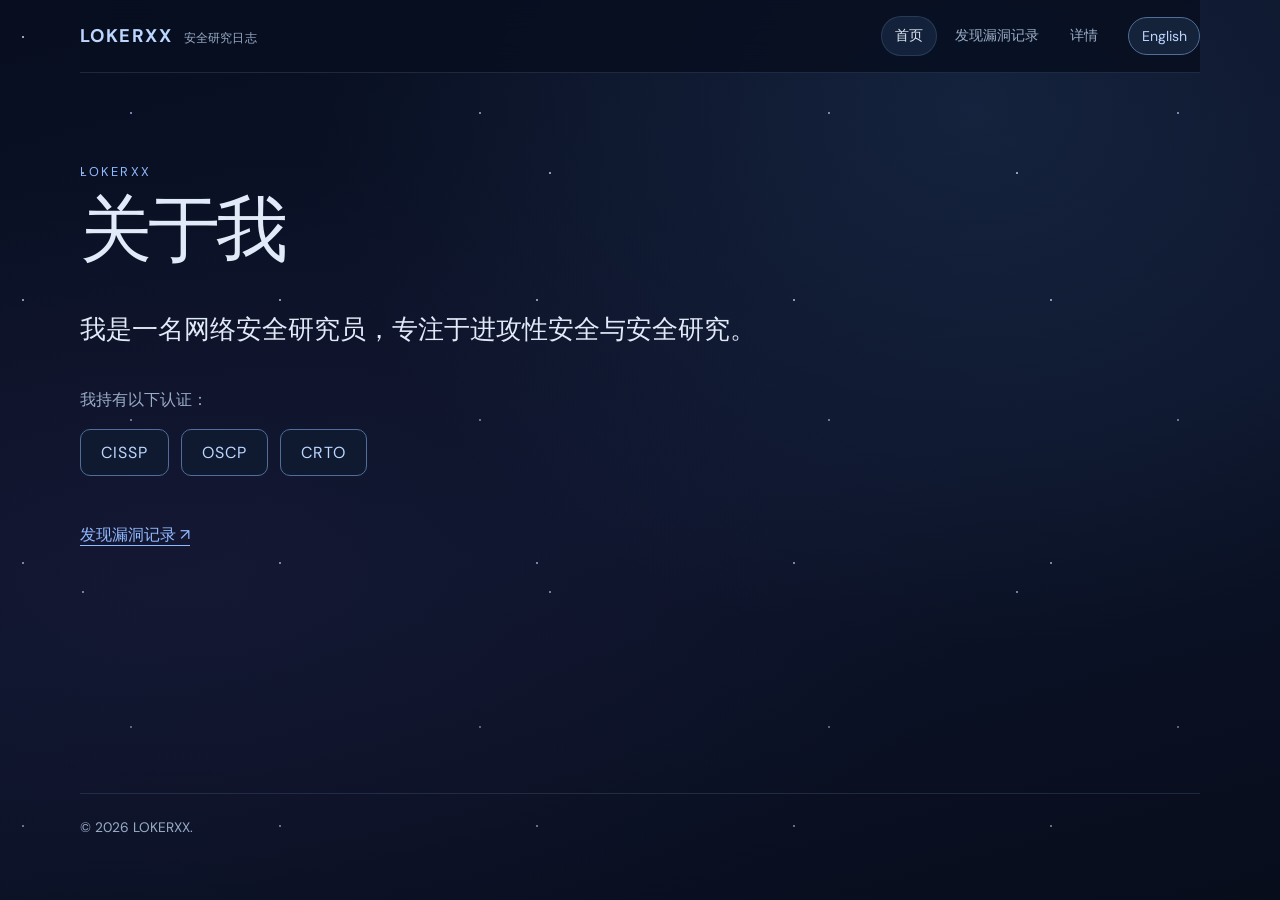
<file: index.html>
<!DOCTYPE html>
<html lang="zh-CN">
  <head>
    <meta charset="UTF-8" />
    <meta name="viewport" content="width=device-width, initial-scale=1.0" />
    <title>LOKERXX | Vulnerability Research</title>
    <meta
      name="description"
      content="Cybersecurity researcher focused on offensive security and security research. Certifications: CISSP, OSCP, CRTO."
    />
    <link rel="preconnect" href="https://fonts.googleapis.com" />
    <link rel="preconnect" href="https://fonts.gstatic.com" crossorigin />
    <link
      href="https://fonts.googleapis.com/css2?family=DM+Sans:wght@400;500;600;700&amp;family=Newsreader:opsz,wght@6..72,400;6..72,500;6..72,600&amp;display=swap"
      rel="stylesheet"
    />
    <link rel="stylesheet" href="styles.css?v=single-dark-20261005" />
    <link rel="stylesheet" href="meteor.css?v=night-detail-20261005" />
  </head>
  <body data-page="home">
    <div class="page-shell">
      <div class="night-sky" aria-hidden="true">
        <div class="star-field"></div>
        <div class="meteor meteor-one"></div>
        <div class="meteor meteor-two"></div>
        <div class="meteor meteor-three"></div>
        <div class="meteor meteor-four"></div>
        <div class="meteor meteor-five"></div>
      </div>

      <header class="topbar">
        <a class="brand" href="index.html">
          <span class="brand-name">LOKERXX</span>
          <span class="brand-tagline" data-i18n="brandTagline">Security research journal</span>
        </a>
        <div class="topbar-tools">
          <nav class="nav">
            <a href="index.html" data-i18n="navHome" aria-current="page">Home</a>
            <a href="records.html" data-i18n="navRecords">发现漏洞记录</a>
            <a href="cve_detail.html#detail-list" data-i18n="navDetails">Details</a>
          </nav>
          <button class="lang-toggle" id="language-toggle" type="button">中文</button>
        </div>
      </header>

      <main>
        <section class="profile-intro" aria-labelledby="profile-title">
          <p class="profile-label">LOKERXX</p>
          <h1 id="profile-title" data-i18n="profileTitle">关于我</h1>
          <p class="profile-summary" data-i18n="profileSummary">我是一名网络安全研究员，专注于进攻性安全与安全研究。</p>
          <p class="certifications-label" data-i18n="profileCertifications">我持有以下认证：</p>
          <ul class="certifications">
            <li>CISSP</li>
            <li>OSCP</li>
            <li>CRTO</li>
          </ul>
          <a class="profile-records-link" href="records.html"><span data-i18n="navRecords">发现漏洞记录</span><span aria-hidden="true"> ↗</span></a>
        </section>
      </main>

      <footer class="footer">
        <p>© <span id="year"></span> LOKERXX.</p>
      </footer>
    </div>

    <script src="script.js?v=credit-field-20261015"></script>
    <script src="meteor.js?v=519c3fd74f6c"></script>
  </body>
</html>
</file>
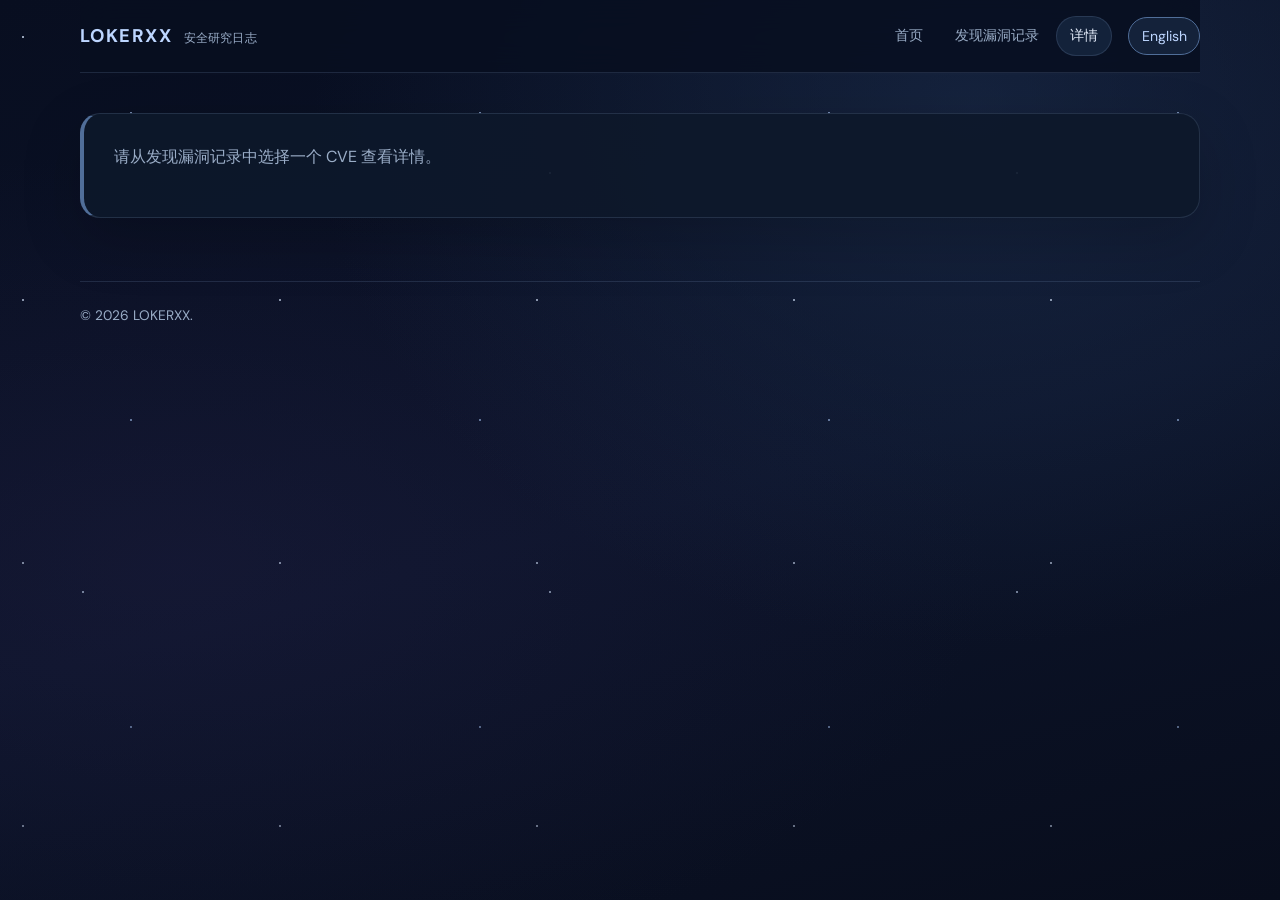
<file: cve_detail.html>
<!DOCTYPE html>
<html lang="zh-CN">
  <head>
    <meta charset="UTF-8" />
    <meta name="viewport" content="width=device-width, initial-scale=1.0" />
    <title>LOKERXX | Vulnerability Detail</title>
    <meta
      name="description"
      content="Vulnerability detail page showing public Apache CVE and CNVD records with source links."
    />
    <link rel="preconnect" href="https://fonts.googleapis.com" />
    <link rel="preconnect" href="https://fonts.gstatic.com" crossorigin />
    <link
      href="https://fonts.googleapis.com/css2?family=DM+Sans:wght@400;500;600;700&amp;family=Newsreader:opsz,wght@6..72,400;6..72,500;6..72,600&amp;display=swap"
      rel="stylesheet"
    />
    <link rel="stylesheet" href="styles.css?v=single-dark-20261005" />
    <link rel="stylesheet" href="meteor.css?v=night-detail-20261005" />
  </head>
  <body data-page="detail">
    <div class="page-shell">
      <div class="night-sky" aria-hidden="true">
        <div class="star-field"></div>
        <div class="meteor meteor-one"></div>
        <div class="meteor meteor-two"></div>
        <div class="meteor meteor-three"></div>
        <div class="meteor meteor-four"></div>
        <div class="meteor meteor-five"></div>
      </div>

      <header class="topbar">
        <a class="brand" href="index.html">
          <span class="brand-name">LOKERXX</span>
          <span class="brand-tagline" data-i18n="brandTagline">Security research journal</span>
        </a>
        <div class="topbar-tools">
          <nav class="nav">
            <a href="index.html" data-i18n="navHome">Home</a>
            <a href="records.html" data-i18n="navRecords">发现漏洞记录</a>
            <a href="#detail-list" data-i18n="navDetails" aria-current="page">Details</a>
          </nav>
          <button class="lang-toggle" id="language-toggle" type="button">中文</button>
        </div>
      </header>

      <main>

        <section id="detail-page" class="section records-section">
          <div class="detail-list" id="detail-list"></div>
        </section>
      </main>

      <footer class="footer">
        <p>© <span id="year"></span> LOKERXX.</p>
      </footer>
    </div>

    <script src="cve-data.js?v=apache-cve-score-20261015"></script>
    <script src="script.js?v=credit-field-20261015"></script>
    <script src="meteor.js?v=519c3fd74f6c"></script>
  </body>
</html>
</file>
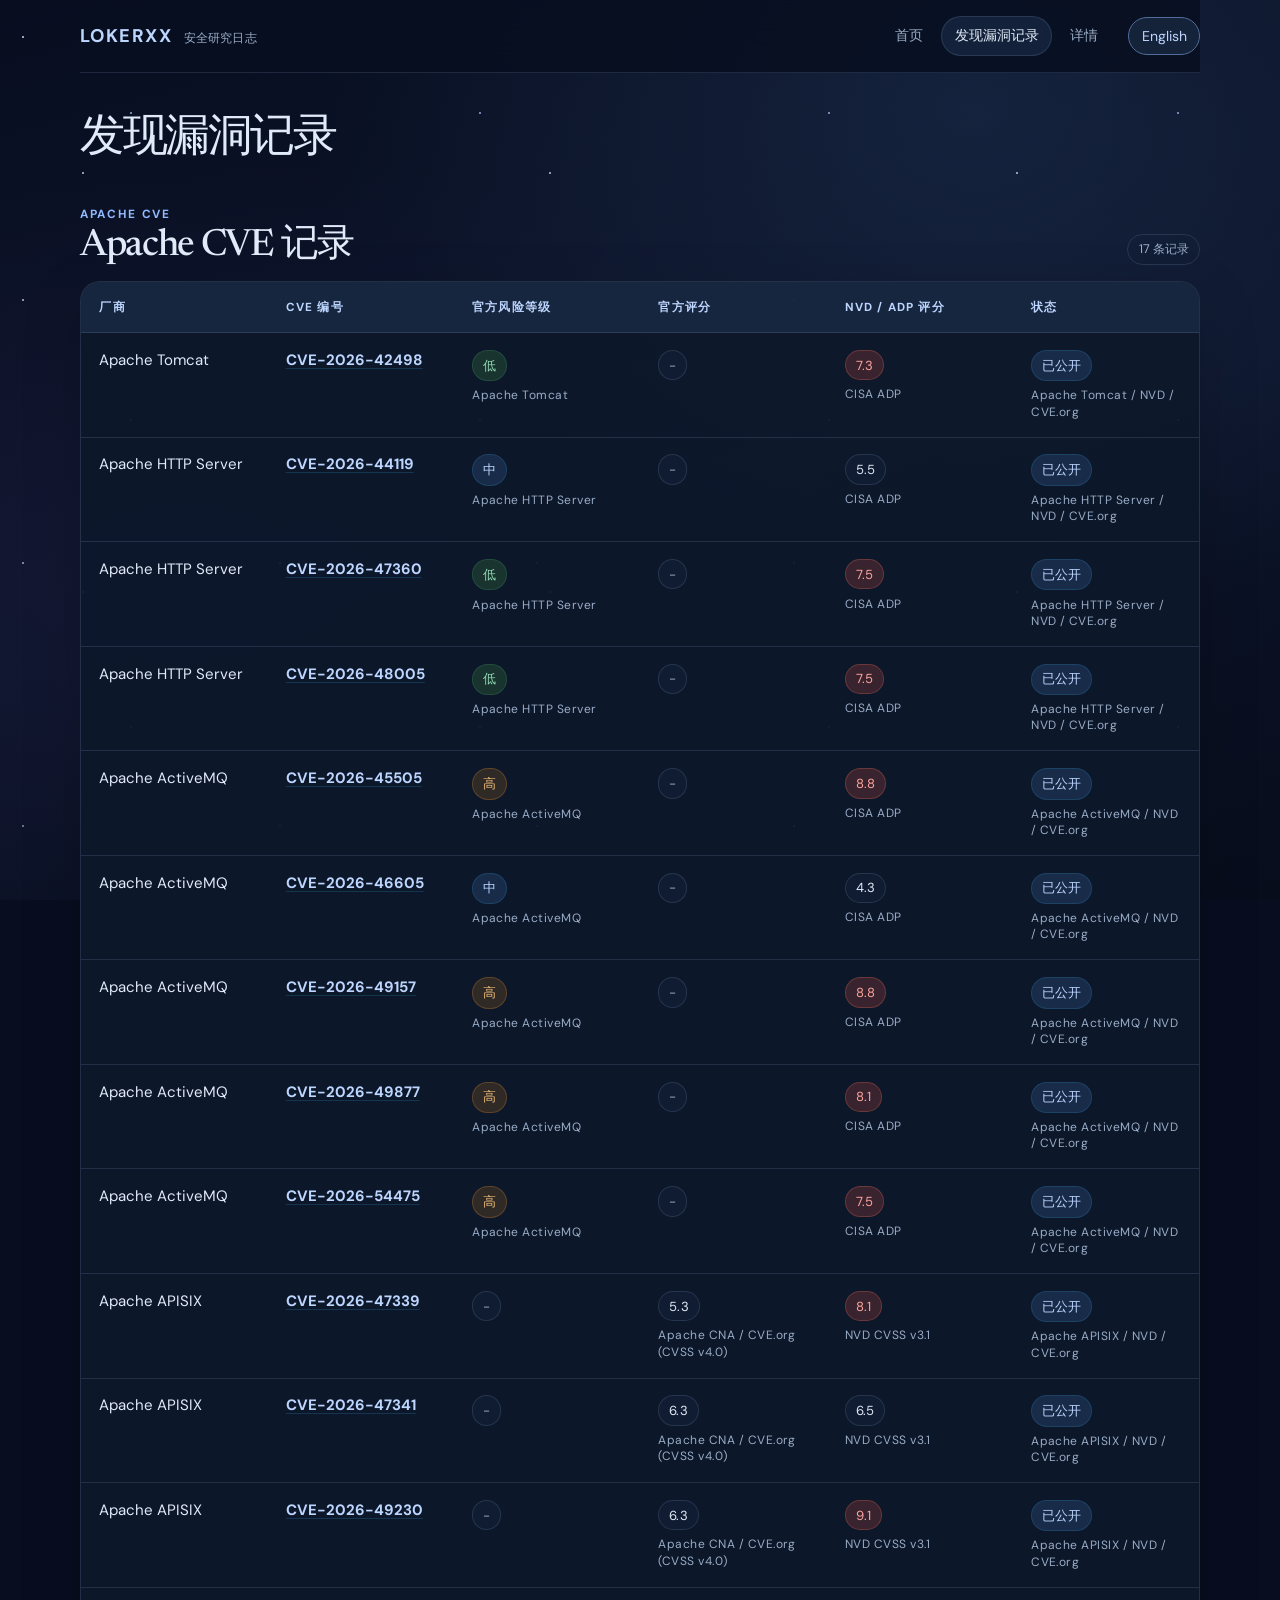
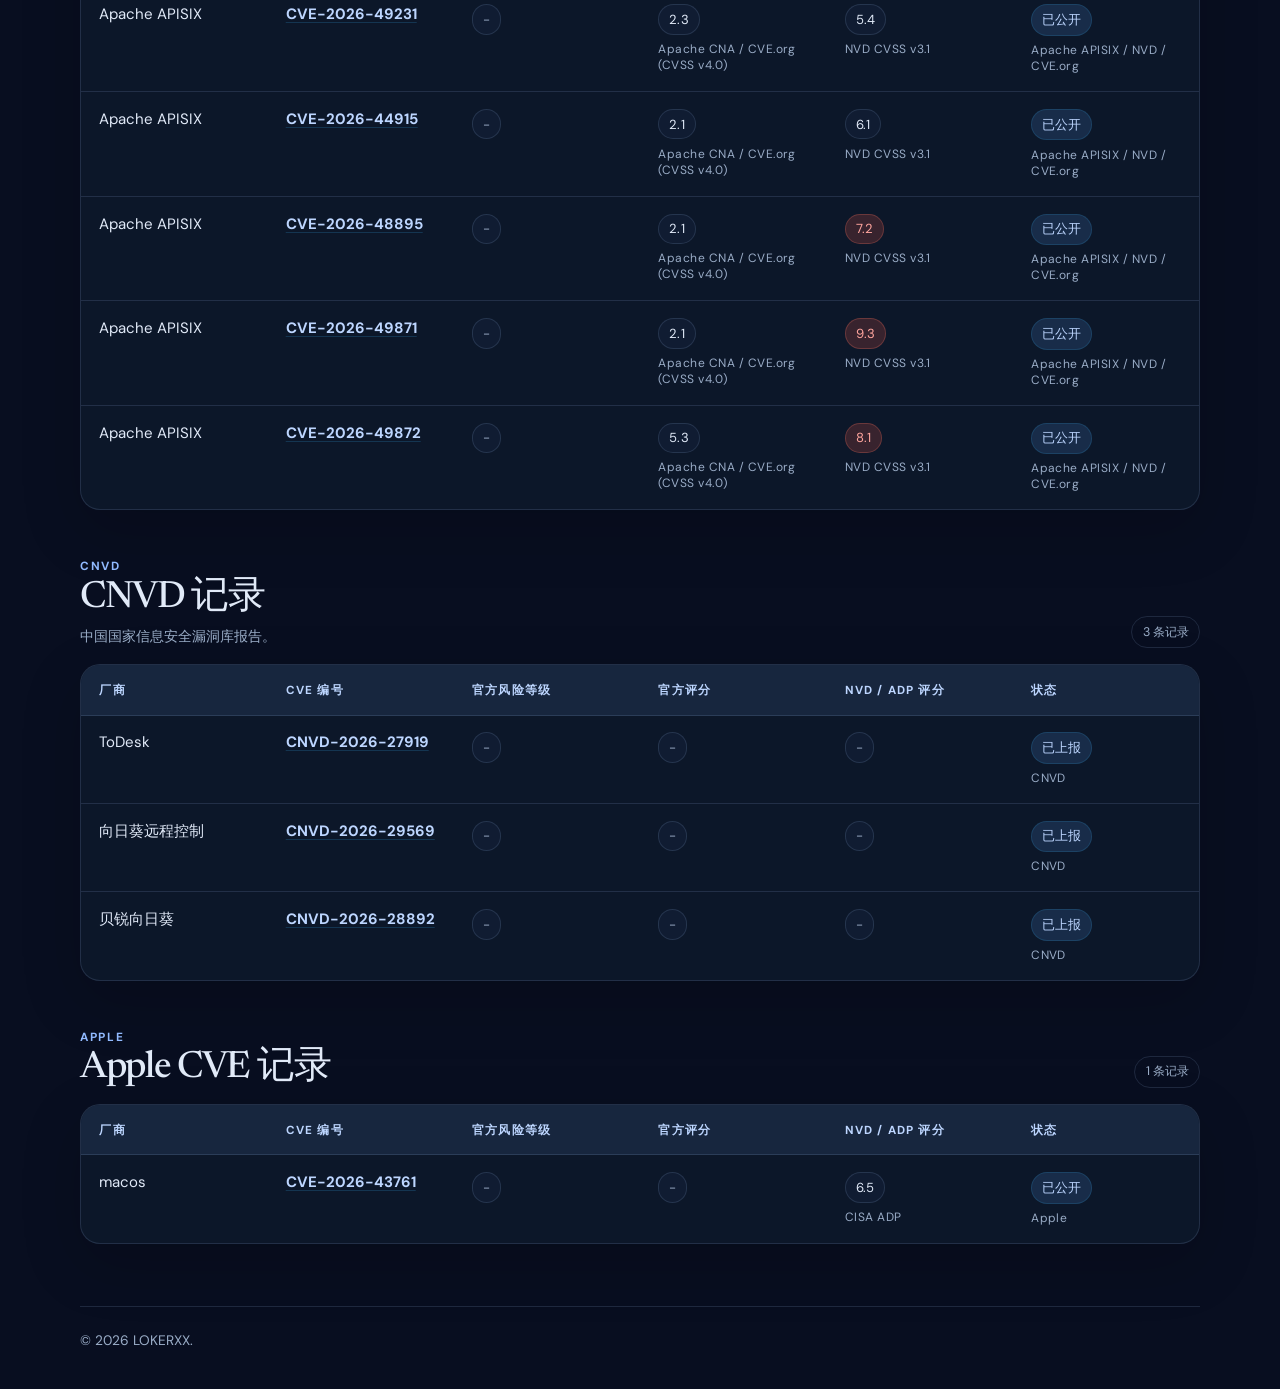
<file: records.html>
<!DOCTYPE html>
<html lang="zh-CN">
  <head>
    <meta charset="UTF-8" />
    <meta name="viewport" content="width=device-width, initial-scale=1.0" />
    <title>LOKERXX | 发现漏洞记录</title>
    <meta
      name="description"
      content="LOKERXX's vulnerability research archive. The homepage tracks public Apache CVE, CNVD, and Apple CVE records with source context."
    />
    <link rel="preconnect" href="https://fonts.googleapis.com" />
    <link rel="preconnect" href="https://fonts.gstatic.com" crossorigin />
    <link
      href="https://fonts.googleapis.com/css2?family=DM+Sans:wght@400;500;600;700&amp;family=Newsreader:opsz,wght@6..72,400;6..72,500;6..72,600&amp;display=swap"
      rel="stylesheet"
    />
    <link rel="stylesheet" href="styles.css?v=single-dark-20261005" />
    <link rel="stylesheet" href="meteor.css?v=night-detail-20261005" />
  </head>
  <body data-page="records">
    <div class="page-shell">
      <div class="night-sky" aria-hidden="true">
        <div class="star-field"></div>
        <div class="meteor meteor-one"></div>
        <div class="meteor meteor-two"></div>
        <div class="meteor meteor-three"></div>
        <div class="meteor meteor-four"></div>
        <div class="meteor meteor-five"></div>
      </div>

      <header class="topbar">
        <a class="brand" href="index.html">
          <span class="brand-name">LOKERXX</span>
          <span class="brand-tagline" data-i18n="brandTagline">Security research journal</span>
        </a>
        <div class="topbar-tools">
          <nav class="nav">
            <a href="index.html" data-i18n="navHome">Home</a>
            <a href="records.html" data-i18n="navRecords" aria-current="page">发现漏洞记录</a>
            <a href="cve_detail.html#detail-list" data-i18n="navDetails">Details</a>
          </nav>
          <button class="lang-toggle" id="language-toggle" type="button">中文</button>
        </div>
      </header>

      <main>
        <h1 class="records-title" data-i18n="navRecords">发现漏洞记录</h1>

        <section id="table" class="section records-section">
          <div id="public-cve-groups"></div>
        </section>
      </main>

      <footer class="footer">
        <p>© <span id="year"></span> LOKERXX.</p>
      </footer>
    </div>

    <script src="cve-data.js?v=apache-cve-score-20261015"></script>
    <script src="script.js?v=credit-field-20261015"></script>
    <script src="meteor.js?v=519c3fd74f6c"></script>
  </body>
</html>
</file>
<file: styles.css>
:root {
  --bg: #080e20;
  --bg-soft: #101c32;
  --panel: #101a2e;
  --line: rgba(151, 181, 224, 0.16);
  --line-strong: #506e99;
  --text: #e1eaf8;
  --muted: #9aadc7;
  --accent: #91baff;
  --accent-deep: #bdd6ff;
  --accent-soft: #182c49;
  --gold: #edbc7c;
  --red: #ffa59e;
  --green: #90d5b3;
  --shadow: 0 20px 60px rgba(0, 0, 0, 0.18);
  --radius: 20px;
  --max-width: 1120px;
}

* {
  box-sizing: border-box;
}

html {
  scroll-behavior: smooth;
}

body {
  margin: 0;
  min-height: 100vh;
  font-family: "DM Sans", sans-serif;
  color: var(--text);
  color-scheme: dark;
  background: var(--bg);
  overflow-x: hidden;
}

a {
  color: inherit;
  text-decoration: none;
}

:focus-visible {
  outline: 2px solid #a4caff;
  outline-offset: 4px;
}

.page-shell {
  position: relative;
  isolation: isolate;
}

.topbar {
  position: sticky;
  top: 0;
  display: flex;
  align-items: center;
  justify-content: space-between;
  width: min(calc(100% - 2.5rem), var(--max-width));
  margin: 0 auto;
  padding: 1rem 0;
  border-bottom: 1px solid var(--line);
  background: rgba(8, 14, 32, 0.86);
  backdrop-filter: blur(16px);
  z-index: 10;
}

.topbar-tools {
  display: flex;
  align-items: center;
  gap: 1rem;
}

.brand {
  display: inline-flex;
  align-items: baseline;
  gap: 0.7rem;
}

.brand-name {
  color: var(--accent-deep);
  font-size: 1.15rem;
  font-weight: 700;
  letter-spacing: 0.08em;
}

.brand-tagline {
  color: var(--muted);
  font-size: 0.78rem;
  letter-spacing: 0.02em;
}

.nav {
  display: flex;
  gap: 0.25rem;
}

.nav a {
  padding: 0.58rem 0.8rem;
  border: 1px solid transparent;
  border-radius: 999px;
  color: var(--muted);
  font-size: 0.9rem;
  transition:
    border-color 180ms ease,
    color 180ms ease,
    background-color 180ms ease;
}

.nav a:hover,
.nav a:focus-visible,
.nav a[aria-current="page"] {
  color: var(--text);
  border-color: var(--line);
  background: rgba(25, 42, 68, 0.72);
}

.lang-toggle {
  padding: 0.58rem 0.78rem;
  border: 1px solid var(--line-strong);
  border-radius: 999px;
  background: rgba(25, 42, 68, 0.72);
  color: var(--accent-deep);
  font: inherit;
  font-size: 0.88rem;
  cursor: pointer;
  transition:
    border-color 180ms ease,
    background-color 180ms ease,
    transform 180ms ease;
}

.lang-toggle:hover,
.lang-toggle:focus-visible {
  transform: translateY(-1px);
  border-color: var(--accent);
  background: #233956;
}

main {
  width: min(calc(100% - 2.5rem), var(--max-width));
  margin: 0 auto;
}

.intro-section {
  display: grid;
  grid-template-columns: minmax(0, 1fr) 240px;
  align-items: end;
  gap: 4rem;
  padding: 5.4rem 0 4.6rem;
  border-bottom: 1px solid var(--line);
}

.intro-copy {
  max-width: 760px;
}

.eyebrow,
.section-kicker,
.note-label,
.detail-block-label,
.detail-fact-label,
.status-pill {
  text-transform: uppercase;
  letter-spacing: 0.14em;
  font-size: 0.74rem;
}

.eyebrow,
.section-kicker,
.note-label {
  margin: 0;
  color: var(--accent);
  font-weight: 700;
}

h1,
h2,
h3,
p {
  margin-top: 0;
}

h1,
h2,
h3 {
  font-family: "Newsreader", Georgia, serif;
  font-weight: 500;
}

h1 {
  max-width: 760px;
  margin: 0.8rem 0 1.15rem;
  color: var(--text);
  font-size: clamp(3.45rem, 8vw, 6.8rem);
  letter-spacing: -0.055em;
  line-height: 0.93;
}

h1 em {
  color: var(--accent);
  font-style: normal;
}

.intro-lead {
  max-width: 55ch;
  margin-bottom: 0;
  color: var(--muted);
  font-size: 1.05rem;
  line-height: 1.8;
}

.category-nav {
  display: flex;
  align-items: center;
  flex-wrap: wrap;
  gap: 0.55rem;
  padding: 1.1rem 0 0;
}

.category-nav-label {
  margin-right: 0.35rem;
  color: var(--muted);
  font-size: 0.82rem;
}

.category-nav a {
  padding: 0.42rem 0.7rem;
  border: 1px solid var(--line);
  border-radius: 999px;
  background: rgba(25, 42, 68, 0.72);
  color: var(--accent-deep);
  font-size: 0.82rem;
  font-weight: 600;
  transition:
    border-color 180ms ease,
    background-color 180ms ease,
    transform 180ms ease;
}

.category-nav a:hover,
.category-nav a:focus-visible {
  border-color: var(--line-strong);
  background: #233956;
  transform: translateY(-1px);
}

.panel {
  background: rgba(14, 24, 43, 0.92);
  border: 1px solid var(--line);
  border-radius: var(--radius);
  box-shadow: var(--shadow);
}

.archive-note {
  display: grid;
  align-content: end;
  gap: 0.65rem;
  min-height: 180px;
  padding: 1.35rem;
  border-top: 3px solid var(--line-strong);
}

.archive-note strong {
  color: var(--accent-deep);
  font-family: "Newsreader", Georgia, serif;
  font-size: 1.55rem;
  font-weight: 500;
  line-height: 1.05;
}

.note-meta,
.section-note {
  color: var(--muted);
  font-size: 0.84rem;
  line-height: 1.45;
}

.section {
  padding: 3.9rem 0;
}

.records-section {
  padding-top: 2.5rem;
}

#table {
  scroll-margin-top: 6rem;
}

.section-header {
  display: flex;
  align-items: end;
  justify-content: space-between;
  gap: 1.5rem;
  margin-bottom: 1.35rem;
}

.section-header h2 {
  margin: 0.35rem 0 0;
  color: var(--text);
  font-size: clamp(2rem, 4vw, 3rem);
  letter-spacing: -0.035em;
  line-height: 1;
}

.section-note {
  max-width: 18ch;
  margin: 0 0 0.1rem;
  text-align: right;
}

.table-panel {
  overflow: hidden;
}

.category-group {
  scroll-margin-top: 5rem;
}

.category-group + .category-group {
  margin-top: 3rem;
}

.category-heading {
  display: flex;
  align-items: end;
  justify-content: space-between;
  gap: 1.5rem;
  margin-bottom: 1rem;
}

.category-heading h3 {
  margin: 0.35rem 0 0;
  color: var(--text);
  font-size: clamp(1.7rem, 3vw, 2.35rem);
  letter-spacing: -0.035em;
  line-height: 1;
}

.category-heading p:last-child {
  max-width: 46ch;
  margin: 0.55rem 0 0;
  color: var(--muted);
  font-size: 0.9rem;
  line-height: 1.5;
}

.category-eyebrow,
.category-label {
  margin: 0;
  color: var(--accent);
  font-size: 0.74rem;
  font-weight: 700;
  letter-spacing: 0.14em;
  text-transform: uppercase;
}

.category-count {
  flex: 0 0 auto;
  padding: 0.4rem 0.65rem;
  border: 1px solid var(--line);
  border-radius: 999px;
  color: var(--muted);
  font-size: 0.78rem;
}

.table-wrap {
  overflow-x: auto;
}

.research-table {
  width: 100%;
  min-width: 820px;
  border-collapse: separate;
  border-spacing: 0;
  table-layout: fixed;
}

.research-table th,
.research-table td {
  padding: 1.05rem 1.15rem;
  border-bottom: 1px solid var(--line);
  text-align: left;
  vertical-align: top;
}

.research-table th {
  background: rgba(28, 45, 72, 0.7);
  color: var(--accent-deep);
  font-size: 0.73rem;
  font-weight: 700;
  letter-spacing: 0.1em;
  text-transform: uppercase;
}

.research-table td {
  color: var(--text);
  font-size: 0.94rem;
}

.research-table tbody tr:last-child td {
  border-bottom: 0;
}

.research-table tbody tr {
  transition: background-color 180ms ease;
}

.research-table tbody tr:hover {
  background: rgba(118, 165, 238, 0.07);
}

.cve-link,
.detail-record-links a {
  color: var(--accent-deep);
  font-weight: 700;
  text-decoration: underline;
  text-decoration-color: rgba(40, 126, 174, 0.3);
  text-decoration-thickness: 1px;
  text-underline-offset: 0.22em;
  word-break: break-word;
}

.cve-link:hover,
.cve-link:focus-visible,
.detail-record-links a:hover,
.detail-record-links a:focus-visible {
  color: var(--accent);
  text-decoration-color: var(--accent);
}

.score-pill,
.risk-pill,
.status-pill {
  display: inline-flex;
  align-items: center;
  gap: 0.35rem;
  padding: 0.36rem 0.62rem;
  border: 1px solid var(--line);
  border-radius: 999px;
  background: var(--bg-soft);
  color: var(--text);
  font-size: 0.82rem;
  letter-spacing: 0.01em;
}

.score-pill.is-high,
.risk-pill.is-critical {
  border-color: rgba(197, 95, 84, 0.35);
  background: #38232e;
  color: var(--red);
}

.score-pill.is-none,
.risk-pill.is-none,
.status-pill.is-none {
  color: var(--muted);
}

.risk-pill.is-high {
  border-color: rgba(184, 118, 50, 0.34);
  background: #302a26;
  color: var(--gold);
}

.risk-pill.is-medium {
  border-color: rgba(40, 126, 174, 0.27);
  background: var(--accent-soft);
  color: var(--accent-deep);
}

.risk-pill.is-low {
  border-color: rgba(62, 140, 104, 0.28);
  background: #19332e;
  color: var(--green);
}

.score-cell,
.risk-cell,
.status-cell {
  display: grid;
  justify-items: start;
  gap: 0.38rem;
}

.score-source {
  display: block;
  color: var(--muted);
  font-size: 0.75rem;
  line-height: 1.35;
  letter-spacing: 0.04em;
  word-break: break-word;
}

.status-pill.is-public {
  border-color: rgba(40, 126, 174, 0.27);
  background: var(--accent-soft);
  color: var(--accent-deep);
}

.status-pill.is-reported {
  border-color: rgba(40, 126, 174, 0.27);
  background: var(--accent-soft);
  color: var(--accent-deep);
}

.status-pill.is-reserved {
  border-color: rgba(184, 118, 50, 0.27);
  background: #302a26;
  color: var(--gold);
}

.status-pill.is-rejected {
  border-color: rgba(197, 95, 84, 0.26);
  background: #38232e;
  color: var(--red);
}

.detail-list {
  display: grid;
  gap: 1.25rem;
  margin-top: 0;
}

.detail-section {
  padding: 1.85rem;
  border-left: 4px solid var(--line-strong);
}

.detail-section-head {
  display: flex;
  align-items: flex-start;
  gap: 1rem;
  margin-bottom: 1rem;
}

.detail-section-head .category-label {
  margin-bottom: 0.65rem;
}

.detail-section h3 {
  margin: 0.25rem 0 0;
  color: var(--accent-deep);
  font-size: clamp(2rem, 4vw, 3rem);
  letter-spacing: -0.04em;
  line-height: 1;
}

.detail-copy-stack {
  display: grid;
  gap: 1.1rem;
  margin-top: 1.25rem;
}

.detail-copy-block,
.detail-fact {
  padding: 1.1rem 1.2rem;
  border: 1px solid var(--line);
  border-radius: 15px;
  background: rgba(14, 24, 43, 0.84);
}

.detail-block-label,
.detail-fact-label {
  margin: 0 0 0.55rem;
  color: var(--accent);
  font-weight: 700;
}

.detail-copy-block .detail-copy {
  max-width: none;
  margin: 0;
}

.detail-copy {
  max-width: 62ch;
  color: var(--muted);
  font-size: 1rem;
  line-height: 1.78;
}

.detail-fact-grid {
  display: grid;
  grid-template-columns: repeat(2, minmax(0, 1fr));
  gap: 0.9rem;
}

.detail-fact-label {
  display: block;
}

.detail-fact-value {
  line-height: 1.7;
}

.detail-record-links {
  display: grid;
  gap: 0.55rem;
}

.footer {
  width: min(calc(100% - 2.5rem), var(--max-width));
  margin: 0 auto;
  padding: 1.5rem 0 2.5rem;
  border-top: 1px solid var(--line);
  color: var(--muted);
  font-size: 0.86rem;
}

.footer p {
  margin: 0;
}

.empty-state {
  padding: 1.5rem 1rem;
  color: var(--muted);
}

@media (prefers-reduced-motion: reduce) {
  html {
    scroll-behavior: auto;
  }
}

@media (max-width: 800px) {
  .intro-section {
    grid-template-columns: 1fr;
    gap: 2rem;
    padding: 4rem 0 3.5rem;
  }

  .category-heading {
    align-items: flex-start;
    flex-direction: column;
    gap: 0.75rem;
  }

  .archive-note {
    width: min(100%, 320px);
    min-height: 0;
  }

  .section-header {
    align-items: flex-start;
    flex-direction: column;
    gap: 0.75rem;
  }

  .section-note {
    max-width: none;
    text-align: left;
  }
}

@media (max-width: 620px) {
  .topbar {
    position: static;
    width: min(calc(100% - 1.5rem), var(--max-width));
    flex-direction: column;
    align-items: flex-start;
    gap: 0.9rem;
  }

  .topbar-tools {
    width: 100%;
    justify-content: space-between;
    flex-wrap: wrap;
  }

  .nav {
    flex-wrap: wrap;
  }

  main,
  .footer {
    width: min(calc(100% - 1.5rem), var(--max-width));
  }

  h1 {
    font-size: clamp(3.1rem, 17vw, 5rem);
  }

  .section {
    padding: 3rem 0;
  }

  .detail-section {
    padding: 1.25rem;
  }

  .detail-fact-grid {
    grid-template-columns: 1fr;
  }
}
</file>
<file: meteor.css>
.night-sky {
  position: fixed;
  inset: 0;
  overflow: hidden;
  pointer-events: none;
  z-index: -1;
  background:
    radial-gradient(ellipse at 76% 12%, #20345580, transparent 48%),
    radial-gradient(ellipse at 14% 63%, #25204755, transparent 52%),
    linear-gradient(165deg, #080e20, #0c142a 55%, #080d1c);
}

.star-field {
  position: absolute;
  inset: 0;
  opacity: 0.7;
  background-image:
    radial-gradient(1px 1px at 23px 37px, #d9e8ff 95%, transparent),
    radial-gradient(1px 1px at 131px 113px, #a3bfec 95%, transparent),
    radial-gradient(1.5px 1.5px at 83px 173px, #d2e4ff 95%, transparent),
    radial-gradient(1px 1px at 191px 59px, #7997c8 95%, transparent);
  background-size: 257px 263px, 349px 307px, 467px 419px, 179px 211px;
  mask-image: linear-gradient(#000, #0009);
}

.meteor {
  --flight: 9s;
  position: absolute;
  top: 0;
  left: 60%;
  width: clamp(100px, 19vw, 270px);
  height: 1px;
  opacity: 0;
  background: linear-gradient(90deg, transparent, #89b8ff80 75%, #eaf5ff);
  transform-origin: right center;
  filter: drop-shadow(0 0 5px #8cbaff);
  animation: meteor-flight var(--flight) linear infinite;
}

.meteor::after {
  content: "";
  position: absolute;
  right: 0;
  top: -1px;
  width: 3px;
  height: 3px;
  border-radius: 50%;
  background: #eff8ff;
  box-shadow: 0 0 8px 2px #a4ccff80;
}

.meteor-one { left: 42%; top: -4%; animation-delay: -0.6s; }
.meteor-two { left: 78%; top: 10%; --flight: 12s; animation-delay: -5s; }
.meteor-three { left: 12%; top: 22%; --flight: 11s; animation-delay: -7.5s; }
.meteor-four { left: 94%; top: 43%; --flight: 15s; animation-delay: -3s; }
.meteor-five { left: 56%; top: 60%; --flight: 13s; animation-delay: -10s; }

@keyframes meteor-flight {
  0% { opacity: 0; transform: translate3d(0, 0, 0) rotate(145deg) scaleX(0.5); }
  3% { opacity: 0.85; }
  15% { opacity: 0; transform: translate3d(-55vw, 38.5vw, 0) rotate(145deg) scaleX(1); }
  100% { opacity: 0; transform: translate3d(-55vw, 38.5vw, 0) rotate(145deg) scaleX(1); }
}

body[data-sky-paused="true"] .meteor { animation-play-state: paused; visibility: hidden; }

.starlight-trail {
  position: fixed;
  inset: 0;
  z-index: 20;
  overflow: hidden;
  pointer-events: none;
}

.cursor-sparkle {
  position: absolute;
  width: var(--size);
  height: var(--size);
  margin: calc(var(--size) / -2);
  color: #dcecff;
  filter: drop-shadow(0 0 4px #94bfff);
  animation: cursor-shimmer var(--lifetime) ease-out forwards;
}

.cursor-sparkle::before {
  content: "";
  display: block;
  width: 100%;
  height: 100%;
  background: currentColor;
  clip-path: polygon(50% 0, 61% 38%, 100% 50%, 61% 62%, 50% 100%, 39% 62%, 0 50%, 39% 38%);
}

.cursor-sparkle.is-dust {
  width: 3px;
  height: 3px;
  margin: -1.5px;
  color: #9fbfff;
}

.cursor-sparkle.is-dust::before { clip-path: none; border-radius: 50%; }

@keyframes cursor-shimmer {
  0% { opacity: 0; transform: translate3d(0, 0, 0) scale(0.35) rotate(0deg); }
  16% { opacity: 0.9; transform: translate3d(0, 0, 0) scale(1) rotate(8deg); }
  38% { opacity: 0.45; }
  52% { opacity: 0.75; }
  100% { opacity: 0; transform: translate3d(var(--drift-x), var(--drift-y), 0) scale(0.15) rotate(65deg); }
}

body[data-sky-paused="true"] .starlight-trail { display: none; }

.profile-intro {
  max-width: 760px;
  min-height: calc(100svh - 180px);
  padding: clamp(3.5rem, 10vh, 7rem) 0 4rem;
}

.profile-label { color: var(--accent); font-size: 0.8rem; letter-spacing: 0.2em; }
.profile-intro h1 { font-size: clamp(2.8rem, 6vw, 4.5rem); line-height: 1.15; margin: 1rem 0 1.75rem; }
.profile-summary { max-width: 42ch; font-size: clamp(1.2rem, 2.6vw, 1.65rem); line-height: 1.8; }
.certifications-label { margin: 2rem 0 1rem; color: var(--muted); line-height: 1.7; }
.certifications { display: flex; flex-wrap: wrap; gap: 0.75rem; padding: 0; list-style: none; }
.certifications li { padding: 0.75rem 1.25rem; border: 1px solid var(--line-strong); border-radius: 10px; background: #101c32cc; color: var(--accent-deep); letter-spacing: 0.06em; }
.profile-records-link { display: inline-block; margin-top: 1.8rem; color: var(--accent); line-height: 1.8; text-decoration: underline; text-underline-offset: 0.3em; }
.records-title { margin: 2.5rem 0 0; font-size: clamp(2rem, 5vw, 2.8rem); line-height: 1.2; }

@media (max-width: 800px) {
  .topbar { flex-wrap: wrap; gap: 0.9rem; }
  .topbar-tools { flex-wrap: wrap; gap: 0.5rem; }
  .nav a { padding: 0.58rem 0.55rem; font-size: 0.82rem; }
}

@media (max-width: 620px) {
  .meteor-four, .meteor-five { display: none; }
}

@media (prefers-reduced-motion: reduce) {
  /* Keep the background static when reduced motion is requested. */
  body:not([data-sky-paused="false"]) .meteor { animation: none; visibility: hidden; }
}
</file>
